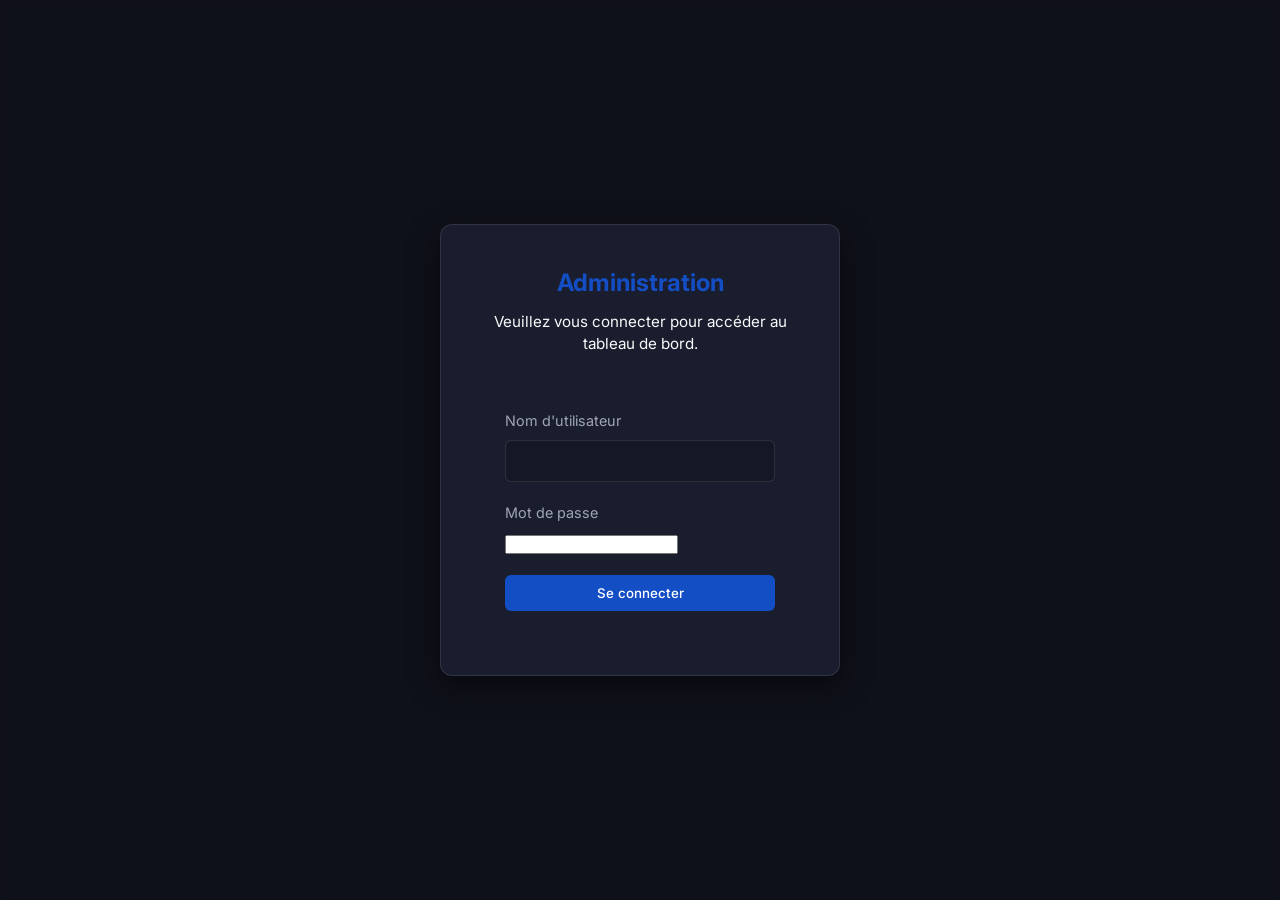
<file: admin.html>
<!DOCTYPE html>
<html lang="fr">
<head>
    <meta charset="UTF-8">
    <meta name="viewport" content="width=device-width, initial-scale=1.0">
    <title>Administration - PORLIO</title>
    <link rel="preconnect" href="https://fonts.googleapis.com">
    <link rel="preconnect" href="https://fonts.gstatic.com" crossorigin>
    <link href="https://fonts.googleapis.com/css2?family=Inter:wght@300;400;500;600;700&family=Outfit:wght@400;700;900&display=swap" rel="stylesheet">
    <link rel="stylesheet" href="admin.css">
</head>
<body>
    <!-- Login Modal -->
    <div id="login-modal" class="modal-overlay active">
        <div class="login-container">
            <h2>Administration</h2>
            <p>Veuillez vous connecter pour accéder au tableau de bord.</p>
            <form id="login-form">
                <div class="form-group">
                    <label for="login-username">Nom d'utilisateur</label>
                    <input type="text" id="login-username" required>
                </div>
                <div class="form-group">
                    <label for="login-password">Mot de passe</label>
                    <input type="password" id="login-password" required>
                </div>
                <div id="login-error" class="error-message" style="display: none; color: #ff4757; margin-bottom: 15px;">Identifiants incorrects.</div>
                <button type="submit" class="btn btn-primary" style="width: 100%;">Se connecter</button>
            </form>
        </div>
    </div>

    <div class="admin-layout" id="admin-layout" style="display: none;">
        <!-- Sidebar -->
        <aside class="sidebar">
            <div class="sidebar-header">
                <h2>Portfolio<span>.ADMIN</span></h2>
            </div>
            <nav class="sidebar-nav">
                <a href="#" class="nav-item active" data-target="dashboard">
                    <svg viewBox="0 0 24 24" width="24" height="24" stroke="currentColor" stroke-width="2" fill="none"><rect x="3" y="3" width="7" height="9"></rect><rect x="14" y="3" width="7" height="5"></rect><rect x="14" y="12" width="7" height="9"></rect><rect x="3" y="16" width="7" height="5"></rect></svg>
                    Tableau de bord
                </a>
                <a href="#" class="nav-item" data-target="profile">
                    <svg viewBox="0 0 24 24" width="24" height="24" stroke="currentColor" stroke-width="2" fill="none"><path d="M20 21v-2a4 4 0 0 0-4-4H8a4 4 0 0 0-4 4v2"></path><circle cx="12" cy="7" r="4"></circle></svg>
                    Profil Global
                </a>
                <a href="#" class="nav-item" data-target="skills">
                    <svg viewBox="0 0 24 24" width="24" height="24" stroke="currentColor" stroke-width="2" fill="none"><polygon points="12 2 2 7 12 12 22 7 12 2"></polygon><polyline points="2 17 12 22 22 17"></polyline><polyline points="2 12 12 17 22 12"></polyline></svg>
                    Compétences
                </a>
                <a href="#" class="nav-item" data-target="projects">
                    <svg viewBox="0 0 24 24" width="24" height="24" stroke="currentColor" stroke-width="2" fill="none"><path d="M22 19a2 2 0 0 1-2 2H4a2 2 0 0 1-2-2V5a2 2 0 0 1 2-2h5l2 3h9a2 2 0 0 1 2 2z"></path></svg>
                    Réalisations
                </a>
                <a href="#" class="nav-item" data-target="posters">
                    <svg viewBox="0 0 24 24" width="24" height="24" stroke="currentColor" stroke-width="2" fill="none"><rect x="3" y="3" width="18" height="18" rx="2" ry="2"></rect><circle cx="8.5" cy="8.5" r="1.5"></circle><polyline points="21 15 16 10 5 21"></polyline></svg>
                    Posters & Design
                </a>
                <a href="#" class="nav-item" data-target="messages">
                    <svg viewBox="0 0 24 24" width="24" height="24" stroke="currentColor" stroke-width="2" fill="none"><path d="M4 4h16c1.1 0 2 .9 2 2v12c0 1.1-.9 2-2 2H4c-1.1 0-2-.9-2-2V6c0-1.1.9-2 2-2z"></path><polyline points="22,6 12,13 2,6"></polyline></svg>
                    Messages
                </a>
            </nav>
            <div class="sidebar-footer">
                <a href="#" id="logout-btn" class="nav-item" style="color: #ff4757;">
                    <svg viewBox="0 0 24 24" width="24" height="24" stroke="currentColor" stroke-width="2" fill="none"><path d="M9 21H5a2 2 0 0 1-2-2V5a2 2 0 0 1 2-2h4"></path><polyline points="16 17 21 12 16 7"></polyline><line x1="21" y1="12" x2="9" y2="12"></line></svg>
                    Se déconnecter
                </a>
                <a href="index.html" class="back-link">← Retour au site</a>
            </div>
        </aside>

        <!-- Main Content -->
        <main class="main-content">
            <header class="topbar">
                <h1 id="page-title">Tableau de bord</h1>
                <div class="user-profile">
                    <span>Admin Super</span>
                    <div class="avatar">A</div>
                </div>
            </header>

            <div class="content-wrapper">
                
                <!-- Dashboard View -->
                <section id="dashboard" class="view-section active">
                    <div class="stats-grid">
                        <div class="stat-card">
                            <h3>Total Projets</h3>
                            <p class="stat-value" id="stat-projects">0</p>
                        </div>
                        <div class="stat-card">
                            <h3>Messages Reçus</h3>
                            <p class="stat-value" id="stat-messages">0</p>
                        </div>
                        <div class="stat-card">
                            <h3>Visiteurs</h3>
                            <p class="stat-value" id="stat-visitors">0</p>
                        </div>
                    </div>
                </section>

                <!-- Profile View -->
                <section id="profile" class="view-section">
                    <div class="section-header">
                        <h2>Configuration du Profil</h2>
                        <button class="btn-primary" onclick="saveProfile()">Sauvegarder</button>
                    </div>
                    <form id="profile-form" class="admin-form">
                        <div class="form-group">
                            <label>Titre Hero</label>
                            <input type="text" id="prof-hero-title" value="Bonjour, je suis">
                        </div>
                        <div class="form-group">
                            <label>Nom Hero</label>
                            <input type="text" id="prof-hero-name" value="Pape Sene">
                        </div>
                        <div class="form-group">
                            <label>Sous-titre Hero</label>
                            <input type="text" id="prof-hero-sub" value="Développeur Frontend">
                        </div>
                        <div class="form-group">
                            <label>Description Hero</label>
                            <textarea id="prof-hero-desc" rows="3"></textarea>
                        </div>
                        <div class="form-group">
                            <label>Texte "À Propos"</label>
                            <textarea id="prof-about" rows="6"></textarea>
                        </div>
                        <div class="form-group">
                            <label>URL du CV PDF</label>
                            <input type="text" id="prof-cv-url" value="assets/cv-pape-sene.pdf">
                        </div>
                    </form>
                </section>

                <!-- Skills View -->
                <section id="skills" class="view-section">
                    <div class="section-header">
                        <h2>Gérer les Compétences</h2>
                        <button class="btn-primary" onclick="openModal('skillCatModal')">+ Nouvelle Catégorie</button>
                    </div>
                    <div id="skills-container" class="skills-manager">
                        <!-- Loaded by JS -->
                    </div>
                </section>

                <!-- Projects View -->
                <section id="projects" class="view-section">
                    <div class="section-header">
                        <h2>Gérer les Réalisations</h2>
                                        <button class="btn-primary" onclick="openNewProjectModal()">+ Nouveau Projet</button>
                    </div>
                    <div class="table-container">
                        <table class="data-table" id="projects-table">
                            <thead>
                                <tr>
                                    <th>Image</th>
                                    <th>Titre</th>
                                    <th>Tags</th>
                                    <th>Actions</th>
                                </tr>
                            </thead>
                            <tbody>
                                <!-- Données chargées par JS -->
                            </tbody>
                        </table>
                    </div>
                </section>

                <!-- Messages View -->
                <section id="messages" class="view-section">
                    <div class="section-header">
                        <h2>Boîte de réception</h2>
                    </div>
                    <div class="messages-list" id="messages-list">
                        <!-- Données chargées par JS -->
                    </div>
                </section>

                <!-- Posters View -->
                <section id="posters" class="view-section">
                    <div class="section-header">
                        <h2>Gérer les Posters</h2>
                        <button class="btn-primary" onclick="openNewPosterModal()">+ Nouveau Poster</button>
                    </div>
                    <div class="posters-grid" id="posters-grid">
                        <!-- Données chargées par JS -->
                    </div>
                </section>

            </div>
        </main>
    </div>

    <!-- Modal Project -->
    <div class="modal-overlay" id="projectModal">
        <div class="modal">
            <div class="modal-header">
                <h2>Ajouter un projet</h2>
                <button class="close-btn" onclick="closeModal('projectModal')">×</button>
            </div>
            <form id="project-form">
                <div class="form-group">
                    <label>Titre</label>
                    <input type="text" id="proj-title" required>
                </div>
                <div class="form-group">
                    <label>Description</label>
                    <textarea id="proj-desc" rows="3" required></textarea>
                </div>
                <div class="form-group">
                    <label>Image URL (ex: assets/project1.png)</label>
                    <input type="text" id="proj-img" required>
                </div>
                <div class="form-group">
                    <label>Tags (séparés par des virgules)</label>
                    <input type="text" id="proj-tags" required>
                </div>
                <div class="form-group">
                    <label>Ordre d'affichage (1 = premier)</label>
                    <input type="number" id="proj-order" value="0">
                </div>
                <div class="form-group checkbox">
                    <input type="checkbox" id="proj-client">
                    <label>Projet Client ?</label>
                </div>
                <div class="form-actions">
                    <button type="button" class="btn-secondary" onclick="closeModal('projectModal')">Annuler</button>
                    <button type="submit" class="btn-primary">Enregistrer</button>
                </div>
            </form>
        </div>
    </div>

    <!-- Modal Poster -->
    <div class="modal-overlay" id="posterModal">
        <div class="modal">
            <div class="modal-header">
                <h2>Ajouter un Poster</h2>
                <button class="close-btn" onclick="closeModal('posterModal')">×</button>
            </div>
            <form id="poster-form">
                <div class="form-group">
                    <label>Titre</label>
                    <input type="text" id="poster-title" required>
                </div>
                <div class="form-group">
                    <label>Image URL (ex: assets/flyer1.jpg)</label>
                    <input type="text" id="poster-img" required>
                </div>
                <div class="form-actions">
                    <button type="button" class="btn-secondary" onclick="closeModal('posterModal')">Annuler</button>
                    <button type="submit" class="btn-primary">Enregistrer</button>
                </div>
            </form>
        </div>
    </div>

    <!-- Modal Skill Category -->
    <div class="modal-overlay" id="skillCatModal">
        <div class="modal">
            <div class="modal-header">
                <h2>Ajouter une Catégorie</h2>
                <button class="close-btn" onclick="closeModal('skillCatModal')">×</button>
            </div>
            <form id="skillcat-form">
                <div class="form-group">
                    <label>Nom (Ex: Frontend)</label>
                    <input type="text" id="scat-name" required>
                </div>
                <div class="form-actions">
                    <button type="button" class="btn-secondary" onclick="closeModal('skillCatModal')">Annuler</button>
                    <button type="submit" class="btn-primary">Enregistrer</button>
                </div>
            </form>
        </div>
    </div>

    <!-- Modal Skill -->
    <div class="modal-overlay" id="skillModal">
        <div class="modal">
            <div class="modal-header">
                <h2>Ajouter une Compétence</h2>
                <button class="close-btn" onclick="closeModal('skillModal')">×</button>
            </div>
            <form id="skill-form">
                <input type="hidden" id="skill-cat-id">
                <div class="form-group">
                    <label>Nom (Ex: React)</label>
                    <input type="text" id="skill-name" required>
                </div>
                <div class="form-actions">
                    <button type="button" class="btn-secondary" onclick="closeModal('skillModal')">Annuler</button>
                    <button type="submit" class="btn-primary">Enregistrer</button>
                </div>
            </form>
        </div>
    </div>

    <script src="admin.js"></script>
</body>
</html>
</file>
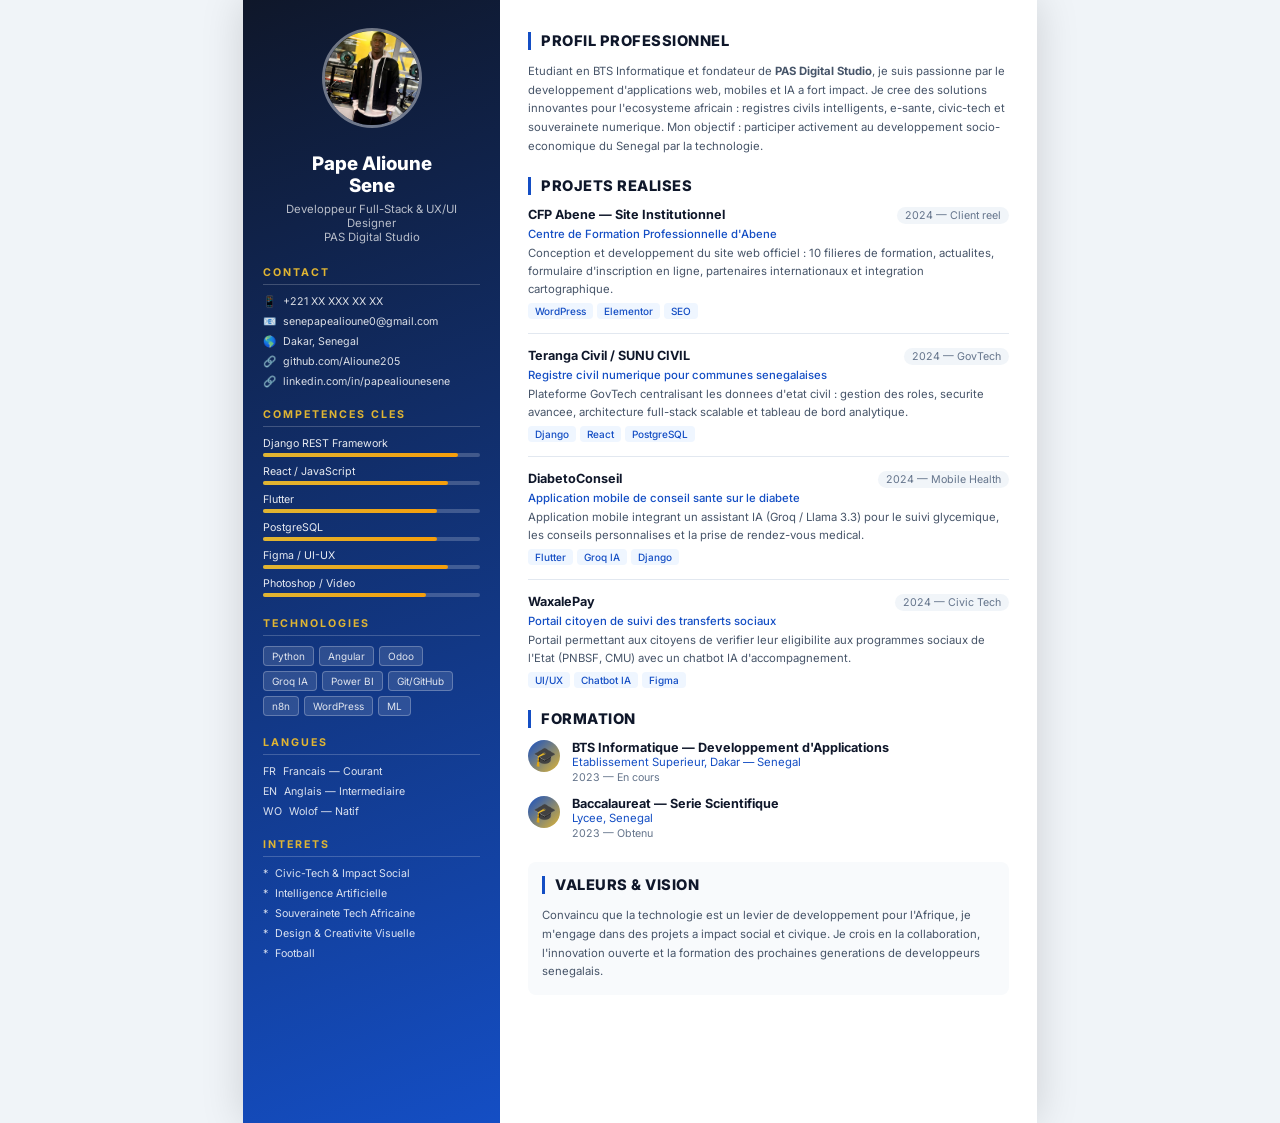
<file: CV_Pape_Alioune_Sene.html>
<!DOCTYPE html>
<html lang="fr">
<head>
<meta charset="UTF-8">
<meta name="viewport" content="width=device-width, initial-scale=1.0">
<title>CV — Pape Alioune Sene</title>
<style>
  @import url("https://fonts.googleapis.com/css2?family=Inter:wght@300;400;500;600;700;800&display=swap");
  *{margin:0;padding:0;box-sizing:border-box;}
  body{font-family:"Inter",Arial,sans-serif;background:#f0f4f8;color:#1e293b;font-size:10pt;}
  .page{width:210mm;min-height:297mm;margin:0 auto;background:#fff;display:flex;box-shadow:0 0 40px rgba(0,0,0,.15);}
  .sidebar{width:68mm;background:linear-gradient(160deg,#0f172a 0%,#144ec4 100%);padding:28px 20px;color:#fff;flex-shrink:0;}
  .main{flex:1;padding:32px 28px;}
  .photo-wrap{text-align:center;margin-bottom:22px;}
  .photo-wrap img{width:100px;height:100px;border-radius:50%;border:3px solid rgba(255,255,255,.4);object-fit:cover;}
  .sidebar h1{font-size:14pt;font-weight:800;text-align:center;line-height:1.2;margin-bottom:4px;}
  .sidebar .job-title{font-size:8.5pt;text-align:center;color:rgba(255,255,255,.7);margin-bottom:22px;font-weight:400;}
  .s-section{margin-bottom:20px;}
  .s-title{font-size:8pt;font-weight:700;letter-spacing:2px;text-transform:uppercase;color:#e0b533;border-bottom:1px solid rgba(255,255,255,.2);padding-bottom:5px;margin-bottom:10px;}
  .contact-item{display:flex;align-items:center;gap:7px;margin-bottom:7px;font-size:8pt;color:rgba(255,255,255,.85);}
  .skill-bar-wrap{margin-bottom:8px;}
  .skill-bar-wrap .skill-name{font-size:8pt;color:rgba(255,255,255,.9);margin-bottom:3px;}
  .skill-bar{height:4px;background:rgba(255,255,255,.2);border-radius:2px;}
  .skill-bar-fill{height:4px;border-radius:2px;background:linear-gradient(90deg,#e0b533,#f59e0b);}
  .tag-wrap{display:flex;flex-wrap:wrap;gap:5px;}
  .tag{background:rgba(255,255,255,.12);border:1px solid rgba(255,255,255,.25);border-radius:4px;padding:3px 8px;font-size:7.5pt;color:rgba(255,255,255,.85);}
  .main-section{margin-bottom:22px;}
  .m-title{font-size:11pt;font-weight:800;color:#0f172a;border-left:3px solid #144ec4;padding-left:10px;margin-bottom:12px;text-transform:uppercase;letter-spacing:.5px;}
  .exp-item{margin-bottom:14px;}
  .exp-header{display:flex;justify-content:space-between;align-items:flex-start;margin-bottom:3px;}
  .exp-title{font-weight:700;font-size:9.5pt;color:#0f172a;}
  .exp-date{font-size:8pt;color:#64748b;white-space:nowrap;background:#f1f5f9;padding:2px 8px;border-radius:10px;}
  .exp-sub{font-size:8.5pt;color:#144ec4;font-weight:500;margin-bottom:4px;}
  .exp-desc{font-size:8.5pt;color:#475569;line-height:1.55;}
  .exp-tags{margin-top:5px;display:flex;flex-wrap:wrap;gap:4px;}
  .exp-tag{background:#eff6ff;color:#144ec4;border-radius:4px;padding:2px 7px;font-size:7.5pt;font-weight:500;}
  .edu-item{display:flex;gap:12px;margin-bottom:12px;align-items:flex-start;}
  .edu-icon{width:32px;height:32px;border-radius:50%;background:linear-gradient(135deg,#144ec4,#e0b533);display:flex;align-items:center;justify-content:center;flex-shrink:0;font-size:14pt;}
  .edu-text .edu-degree{font-weight:700;font-size:9.5pt;color:#0f172a;}
  .edu-text .edu-school{font-size:8.5pt;color:#144ec4;margin-bottom:2px;}
  .edu-text .edu-year{font-size:8pt;color:#64748b;}
  .divider{height:1px;background:#e2e8f0;margin:8px 0 14px;}
  @media print{body{background:#fff;}.page{box-shadow:none;width:100%;min-height:100%;}}
</style>
</head>
<body>
<div class="page">
  <div class="sidebar">
    <div class="photo-wrap">
      <img src="[data-uri]" alt="Pape Alioune Sene">
    </div>
    <h1>Pape Alioune<br>Sene</h1>
    <p class="job-title">Developpeur Full-Stack &amp; UX/UI Designer<br>PAS Digital Studio</p>

    <div class="s-section">
      <div class="s-title">Contact</div>
      <div class="contact-item"><span>&#128241;</span><span>+221 XX XXX XX XX</span></div>
      <div class="contact-item"><span>&#128231;</span><span>senepapealioune0@gmail.com</span></div>
      <div class="contact-item"><span>&#127758;</span><span>Dakar, Senegal</span></div>
      <div class="contact-item"><span>&#128279;</span><span>github.com/Alioune205</span></div>
      <div class="contact-item"><span>&#128279;</span><span>linkedin.com/in/papealiounesene</span></div>
    </div>

    <div class="s-section">
      <div class="s-title">Competences Cles</div>
      <div class="skill-bar-wrap"><div class="skill-name">Django REST Framework</div><div class="skill-bar"><div class="skill-bar-fill" style="width:90%"></div></div></div>
      <div class="skill-bar-wrap"><div class="skill-name">React / JavaScript</div><div class="skill-bar"><div class="skill-bar-fill" style="width:85%"></div></div></div>
      <div class="skill-bar-wrap"><div class="skill-name">Flutter</div><div class="skill-bar"><div class="skill-bar-fill" style="width:80%"></div></div></div>
      <div class="skill-bar-wrap"><div class="skill-name">PostgreSQL</div><div class="skill-bar"><div class="skill-bar-fill" style="width:80%"></div></div></div>
      <div class="skill-bar-wrap"><div class="skill-name">Figma / UI-UX</div><div class="skill-bar"><div class="skill-bar-fill" style="width:85%"></div></div></div>
      <div class="skill-bar-wrap"><div class="skill-name">Photoshop / Video</div><div class="skill-bar"><div class="skill-bar-fill" style="width:75%"></div></div></div>
    </div>

    <div class="s-section">
      <div class="s-title">Technologies</div>
      <div class="tag-wrap">
        <span class="tag">Python</span><span class="tag">Angular</span><span class="tag">Odoo</span>
        <span class="tag">Groq IA</span><span class="tag">Power BI</span><span class="tag">Git/GitHub</span>
        <span class="tag">n8n</span><span class="tag">WordPress</span><span class="tag">ML</span>
      </div>
    </div>

    <div class="s-section">
      <div class="s-title">Langues</div>
      <div class="contact-item"><span>FR</span><span>Francais — Courant</span></div>
      <div class="contact-item"><span>EN</span><span>Anglais — Intermediaire</span></div>
      <div class="contact-item"><span>WO</span><span>Wolof — Natif</span></div>
    </div>

    <div class="s-section">
      <div class="s-title">Interets</div>
      <div class="contact-item"><span>*</span><span>Civic-Tech &amp; Impact Social</span></div>
      <div class="contact-item"><span>*</span><span>Intelligence Artificielle</span></div>
      <div class="contact-item"><span>*</span><span>Souverainete Tech Africaine</span></div>
      <div class="contact-item"><span>*</span><span>Design &amp; Creativite Visuelle</span></div>
      <div class="contact-item"><span>*</span><span>Football</span></div>
    </div>
  </div>

  <div class="main">
    <div class="main-section">
      <div class="m-title">Profil Professionnel</div>
      <p style="font-size:8.5pt;color:#475569;line-height:1.65;">
        Etudiant en BTS Informatique et fondateur de <strong>PAS Digital Studio</strong>, je suis passionne par le developpement d'applications web, mobiles et IA a fort impact. Je cree des solutions innovantes pour l'ecosysteme africain : registres civils intelligents, e-sante, civic-tech et souverainete numerique. Mon objectif : participer activement au developpement socio-economique du Senegal par la technologie.
      </p>
    </div>

    <div class="main-section">
      <div class="m-title">Projets Realises</div>

      <div class="exp-item">
        <div class="exp-header">
          <span class="exp-title">CFP Abene — Site Institutionnel</span>
          <span class="exp-date">2024 — Client reel</span>
        </div>
        <div class="exp-sub">Centre de Formation Professionnelle d'Abene</div>
        <div class="exp-desc">Conception et developpement du site web officiel : 10 filieres de formation, actualites, formulaire d'inscription en ligne, partenaires internationaux et integration cartographique.</div>
        <div class="exp-tags"><span class="exp-tag">WordPress</span><span class="exp-tag">Elementor</span><span class="exp-tag">SEO</span></div>
      </div>
      <div class="divider"></div>

      <div class="exp-item">
        <div class="exp-header">
          <span class="exp-title">Teranga Civil / SUNU CIVIL</span>
          <span class="exp-date">2024 — GovTech</span>
        </div>
        <div class="exp-sub">Registre civil numerique pour communes senegalaises</div>
        <div class="exp-desc">Plateforme GovTech centralisant les donnees d'etat civil : gestion des roles, securite avancee, architecture full-stack scalable et tableau de bord analytique.</div>
        <div class="exp-tags"><span class="exp-tag">Django</span><span class="exp-tag">React</span><span class="exp-tag">PostgreSQL</span></div>
      </div>
      <div class="divider"></div>

      <div class="exp-item">
        <div class="exp-header">
          <span class="exp-title">DiabetoConseil</span>
          <span class="exp-date">2024 — Mobile Health</span>
        </div>
        <div class="exp-sub">Application mobile de conseil sante sur le diabete</div>
        <div class="exp-desc">Application mobile integrant un assistant IA (Groq / Llama 3.3) pour le suivi glycemique, les conseils personnalises et la prise de rendez-vous medical.</div>
        <div class="exp-tags"><span class="exp-tag">Flutter</span><span class="exp-tag">Groq IA</span><span class="exp-tag">Django</span></div>
      </div>
      <div class="divider"></div>

      <div class="exp-item">
        <div class="exp-header">
          <span class="exp-title">WaxalePay</span>
          <span class="exp-date">2024 — Civic Tech</span>
        </div>
        <div class="exp-sub">Portail citoyen de suivi des transferts sociaux</div>
        <div class="exp-desc">Portail permettant aux citoyens de verifier leur eligibilite aux programmes sociaux de l'Etat (PNBSF, CMU) avec un chatbot IA d'accompagnement.</div>
        <div class="exp-tags"><span class="exp-tag">UI/UX</span><span class="exp-tag">Chatbot IA</span><span class="exp-tag">Figma</span></div>
      </div>
    </div>

    <div class="main-section">
      <div class="m-title">Formation</div>
      <div class="edu-item">
        <div class="edu-icon">&#127891;</div>
        <div class="edu-text">
          <div class="edu-degree">BTS Informatique — Developpement d'Applications</div>
          <div class="edu-school">Etablissement Superieur, Dakar — Senegal</div>
          <div class="edu-year">2023 — En cours</div>
        </div>
      </div>
      <div class="edu-item">
        <div class="edu-icon">&#127891;</div>
        <div class="edu-text">
          <div class="edu-degree">Baccalaureat — Serie Scientifique</div>
          <div class="edu-school">Lycee, Senegal</div>
          <div class="edu-year">2023 — Obtenu</div>
        </div>
      </div>
    </div>

    <div class="main-section" style="background:#f8fafc;padding:14px;border-radius:8px;">
      <div class="m-title">Valeurs &amp; Vision</div>
      <p style="font-size:8.5pt;color:#475569;line-height:1.65;">
        Convaincu que la technologie est un levier de developpement pour l'Afrique, je m'engage dans des projets a impact social et civique. Je crois en la collaboration, l'innovation ouverte et la formation des prochaines generations de developpeurs senegalais.
      </p>
    </div>
  </div>
</div>
</body>
</html>
</file>
<file: admin.css>
/* admin.css - Styles pour le tableau de bord PORLIO */
:root {
    --bg-dark: #0f111a;
    --bg-card: #1a1d2d;
    --primary: #144ec4;
    --primary-hover: #1c5ce0;
    --accent: #e0b533;
    --text-main: #f8f9fa;
    --text-muted: #a0a5b5;
    --border: rgba(255, 255, 255, 0.1);
    --font-sans: 'Inter', sans-serif;
    --sidebar-width: 260px;
}

* {
    margin: 0;
    padding: 0;
    box-sizing: border-box;
}

body {
    font-family: var(--font-sans);
    background-color: var(--bg-dark);
    color: var(--text-main);
    line-height: 1.5;
}

.admin-layout {
    display: flex;
    height: 100vh;
    overflow: hidden;
}

/* Sidebar */
.sidebar {
    width: var(--sidebar-width);
    background-color: var(--bg-card);
    border-right: 1px solid var(--border);
    display: flex;
    flex-direction: column;
}

.sidebar-header {
    padding: 24px;
    border-bottom: 1px solid var(--border);
}

.sidebar-header h2 {
    font-family: 'Outfit', sans-serif;
    font-weight: 900;
    letter-spacing: 2px;
}

.sidebar-header h2 span {
    color: var(--primary);
}

.sidebar-nav {
    flex: 1;
    padding: 24px 0;
    display: flex;
    flex-direction: column;
    gap: 8px;
}

.nav-item {
    display: flex;
    align-items: center;
    gap: 12px;
    padding: 12px 24px;
    color: var(--text-muted);
    text-decoration: none;
    font-weight: 500;
    transition: all 0.2s ease;
    border-right: 3px solid transparent;
}

.nav-item:hover, .nav-item.active {
    background-color: rgba(20, 78, 196, 0.1);
    color: var(--primary);
    border-right-color: var(--primary);
}

.sidebar-footer {
    padding: 24px;
    border-top: 1px solid var(--border);
}

.back-link {
    color: var(--text-muted);
    text-decoration: none;
    font-size: 0.9rem;
}

.back-link:hover {
    color: var(--text-main);
}

/* Main Content */
.main-content {
    flex: 1;
    display: flex;
    flex-direction: column;
    overflow-y: auto;
}

.topbar {
    height: 72px;
    border-bottom: 1px solid var(--border);
    display: flex;
    align-items: center;
    justify-content: space-between;
    padding: 0 40px;
    background-color: var(--bg-dark);
    position: sticky;
    top: 0;
    z-index: 10;
}

.user-profile {
    display: flex;
    align-items: center;
    gap: 12px;
}

.avatar {
    width: 36px;
    height: 36px;
    border-radius: 50%;
    background-color: var(--primary);
    display: flex;
    align-items: center;
    justify-content: center;
    font-weight: bold;
}

.content-wrapper {
    padding: 40px;
}

.view-section {
    display: none;
    animation: fadeIn 0.3s ease;
}

.view-section.active {
    display: block;
}

@keyframes fadeIn {
    from { opacity: 0; transform: translateY(10px); }
    to { opacity: 1; transform: translateY(0); }
}

.section-header {
    display: flex;
    justify-content: space-between;
    align-items: center;
    margin-bottom: 24px;
}

/* Stats */
.stats-grid {
    display: grid;
    grid-template-columns: repeat(auto-fit, minmax(250px, 1fr));
    gap: 24px;
}

.stat-card {
    background-color: var(--bg-card);
    padding: 24px;
    border-radius: 12px;
    border: 1px solid var(--border);
}

.stat-card h3 {
    color: var(--text-muted);
    font-size: 0.9rem;
    font-weight: 500;
    margin-bottom: 8px;
    text-transform: uppercase;
}

.stat-value {
    font-size: 2.5rem;
    font-weight: 700;
    font-family: 'Outfit', sans-serif;
}

/* Tables */
.table-container {
    background-color: var(--bg-card);
    border-radius: 12px;
    border: 1px solid var(--border);
    overflow: hidden;
}

.data-table {
    width: 100%;
    border-collapse: collapse;
}

.data-table th, .data-table td {
    padding: 16px 24px;
    text-align: left;
    border-bottom: 1px solid var(--border);
}

.data-table th {
    background-color: rgba(0,0,0,0.2);
    color: var(--text-muted);
    font-weight: 600;
    font-size: 0.85rem;
    text-transform: uppercase;
}

.data-table td img {
    width: 60px;
    height: 40px;
    object-fit: cover;
    border-radius: 4px;
}

.badge {
    padding: 4px 8px;
    background-color: rgba(20, 78, 196, 0.2);
    color: #6398ff;
    border-radius: 4px;
    font-size: 0.8rem;
    margin-right: 4px;
}

/* Buttons */
button {
    font-family: inherit;
    cursor: pointer;
    border: none;
    border-radius: 6px;
    padding: 10px 20px;
    font-weight: 500;
    transition: all 0.2s ease;
}

.btn-primary {
    background-color: var(--primary);
    color: white;
}
.btn-primary:hover { background-color: var(--primary-hover); }

.btn-secondary {
    background-color: transparent;
    border: 1px solid var(--border);
    color: var(--text-main);
}
.btn-secondary:hover { background-color: rgba(255,255,255,0.05); }

.btn-danger {
    background-color: rgba(220, 53, 69, 0.1);
    color: #ff6b6b;
    padding: 6px 12px;
    font-size: 0.85rem;
}
.btn-danger:hover { background-color: rgba(220, 53, 69, 0.2); }

/* Modals */
.modal-overlay {
    position: fixed;
    top: 0; left: 0; width: 100%; height: 100%;
    background-color: rgba(0,0,0,0.6);
    backdrop-filter: blur(4px);
    display: flex;
    align-items: center;
    justify-content: center;
    z-index: 1000;
    opacity: 0;
    pointer-events: none;
    transition: opacity 0.3s ease;
}

.modal-overlay.active {
    opacity: 1;
    pointer-events: auto;
}

.modal {
    background-color: var(--bg-card);
    width: 100%;
    max-width: 500px;
    border-radius: 12px;
    border: 1px solid var(--border);
    transform: translateY(20px);
    transition: transform 0.3s ease;
}

.modal-overlay.active .modal {
    transform: translateY(0);
}

.modal-header {
    padding: 24px;
    border-bottom: 1px solid var(--border);
    display: flex;
    justify-content: space-between;
    align-items: center;
}

.close-btn {
    background: none;
    border: none;
    color: var(--text-muted);
    font-size: 1.5rem;
    padding: 0;
}

form {
    padding: 24px;
}

.form-group {
    margin-bottom: 20px;
}

.form-group label {
    display: block;
    margin-bottom: 8px;
    font-size: 0.9rem;
    color: var(--text-muted);
}

input[type="text"], textarea {
    width: 100%;
    padding: 12px;
    background-color: rgba(0,0,0,0.2);
    border: 1px solid var(--border);
    border-radius: 6px;
    color: var(--text-main);
    font-family: inherit;
}

input:focus, textarea:focus {
    outline: none;
    border-color: var(--primary);
}

.form-group.checkbox {
    display: flex;
    align-items: center;
    gap: 10px;
}
.form-group.checkbox label { margin-bottom: 0; }

.form-actions {
    display: flex;
    justify-content: flex-end;
    gap: 12px;
    margin-top: 30px;
}

/* Messages List */
.messages-list {
    display: flex;
    flex-direction: column;
    gap: 16px;
}

.message-card {
    background-color: var(--bg-card);
    padding: 20px;
    border-radius: 8px;
    border: 1px solid var(--border);
}
.message-header {
    display: flex;
    justify-content: space-between;
    margin-bottom: 12px;
    color: var(--text-muted);
    font-size: 0.9rem;
}
.message-header strong { color: var(--text-main); }

/* Skills Manager */
.skills-manager {
    display: flex;
    flex-direction: column;
    gap: 24px;
}

.skill-category-card {
    background-color: var(--bg-card);
    border: 1px solid var(--border);
    border-radius: 8px;
    padding: 20px;
}

.skill-category-header {
    display: flex;
    justify-content: space-between;
    align-items: center;
    margin-bottom: 16px;
    padding-bottom: 12px;
    border-bottom: 1px solid var(--border);
}

.skill-pills {
    display: flex;
    flex-wrap: wrap;
    gap: 12px;
}

.skill-pill {
    background-color: rgba(255, 255, 255, 0.05);
    border: 1px solid var(--border);
    padding: 6px 12px;
    border-radius: 20px;
    display: flex;
    align-items: center;
    gap: 8px;
    font-size: 0.9rem;
}

.skill-pill button {
    background: none;
    border: none;
    color: #ff6b6b;
    padding: 0;
    cursor: pointer;
    font-size: 1.1rem;
    line-height: 1;
}

.admin-form {
    background-color: var(--bg-card);
    padding: 30px;
    border-radius: 12px;
    border: 1px solid var(--border);
    max-width: 800px;
}

/* --- Login Modal --- */
.modal-overlay {
    position: fixed;
    top: 0; left: 0; right: 0; bottom: 0;
    background-color: var(--bg-color);
    display: flex;
    justify-content: center;
    align-items: center;
    z-index: 9999;
    opacity: 0;
    pointer-events: none;
    transition: opacity 0.3s ease;
}

.modal-overlay.active {
    opacity: 1;
    pointer-events: auto;
}

.login-container {
    background-color: var(--bg-card);
    padding: 40px;
    border-radius: 12px;
    border: 1px solid var(--border);
    width: 100%;
    max-width: 400px;
    text-align: center;
    box-shadow: 0 10px 30px rgba(0,0,0,0.5);
}

.login-container h2 {
    margin-top: 0;
    margin-bottom: 10px;
    color: var(--primary);
}

.login-container p {
    color: var(--text-light);
    margin-bottom: 30px;
    font-size: 0.95rem;
}

.login-container form {
    text-align: left;
}
</file>
